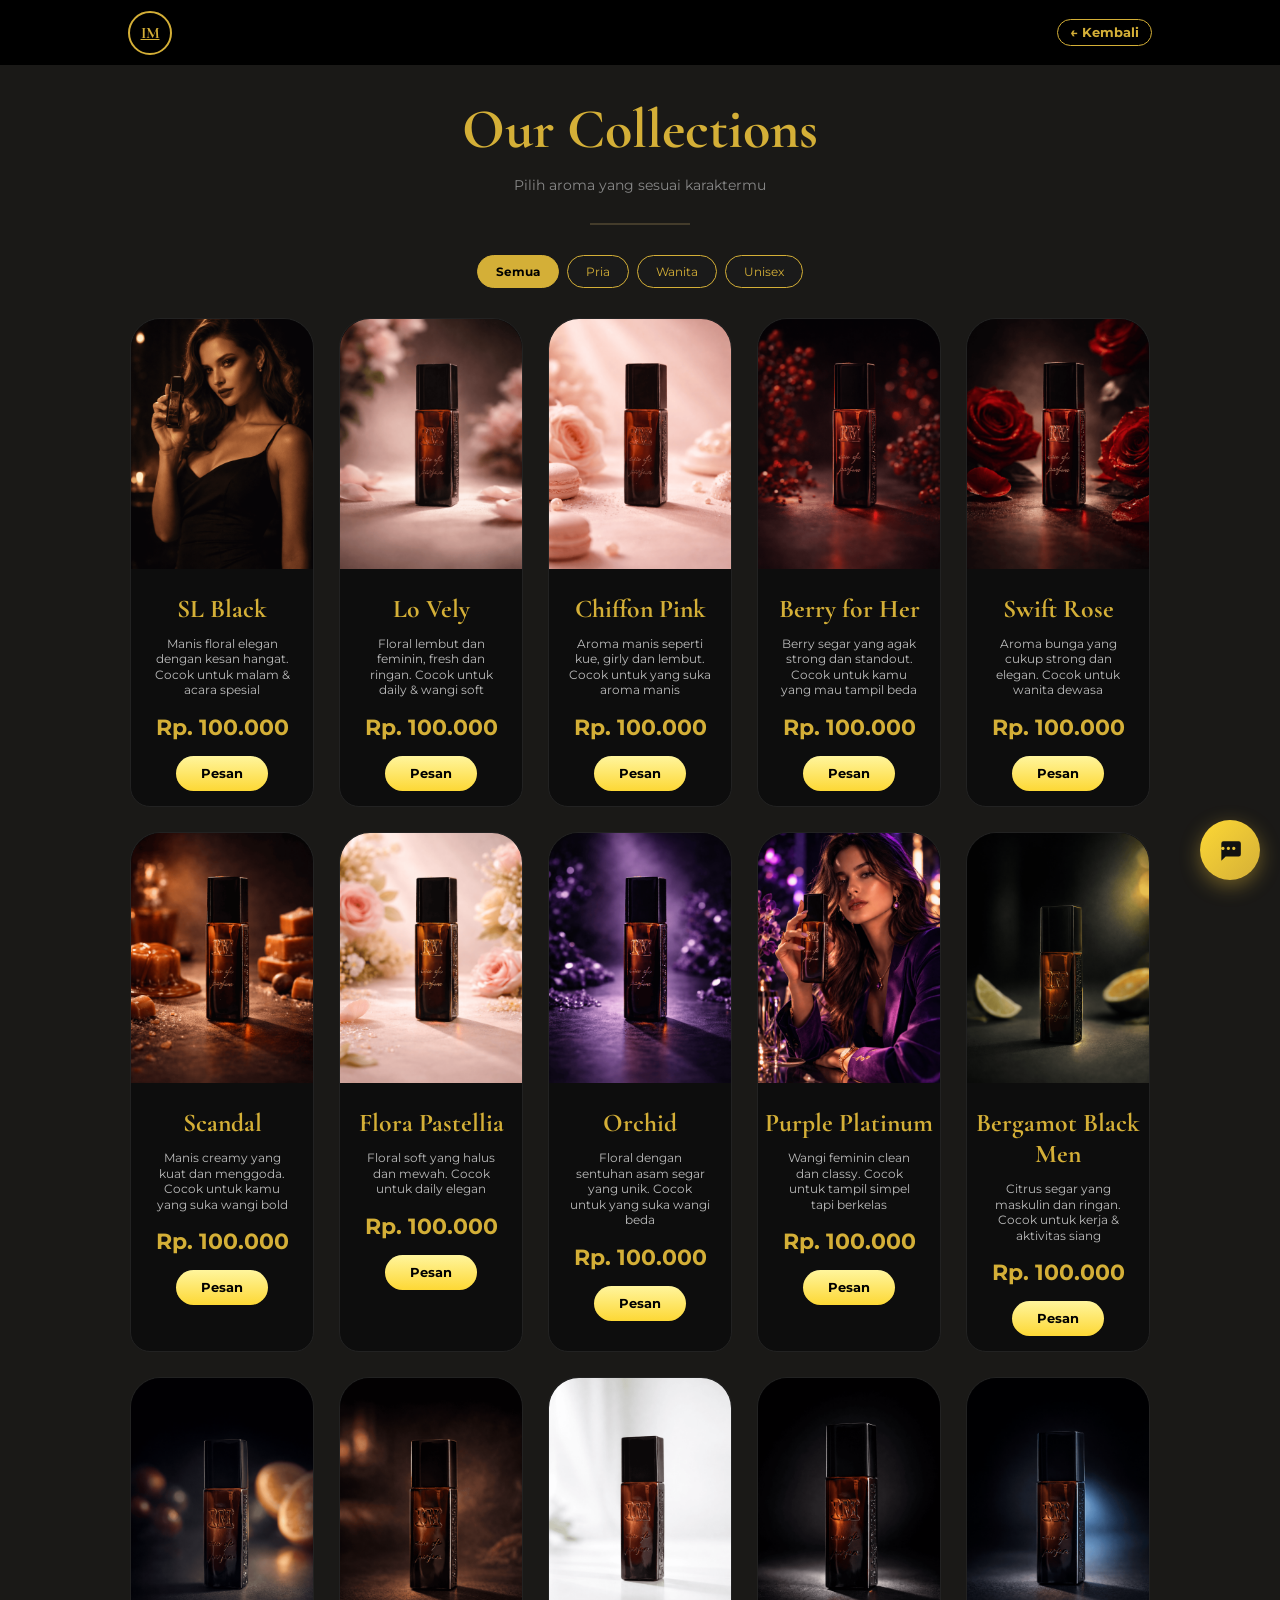
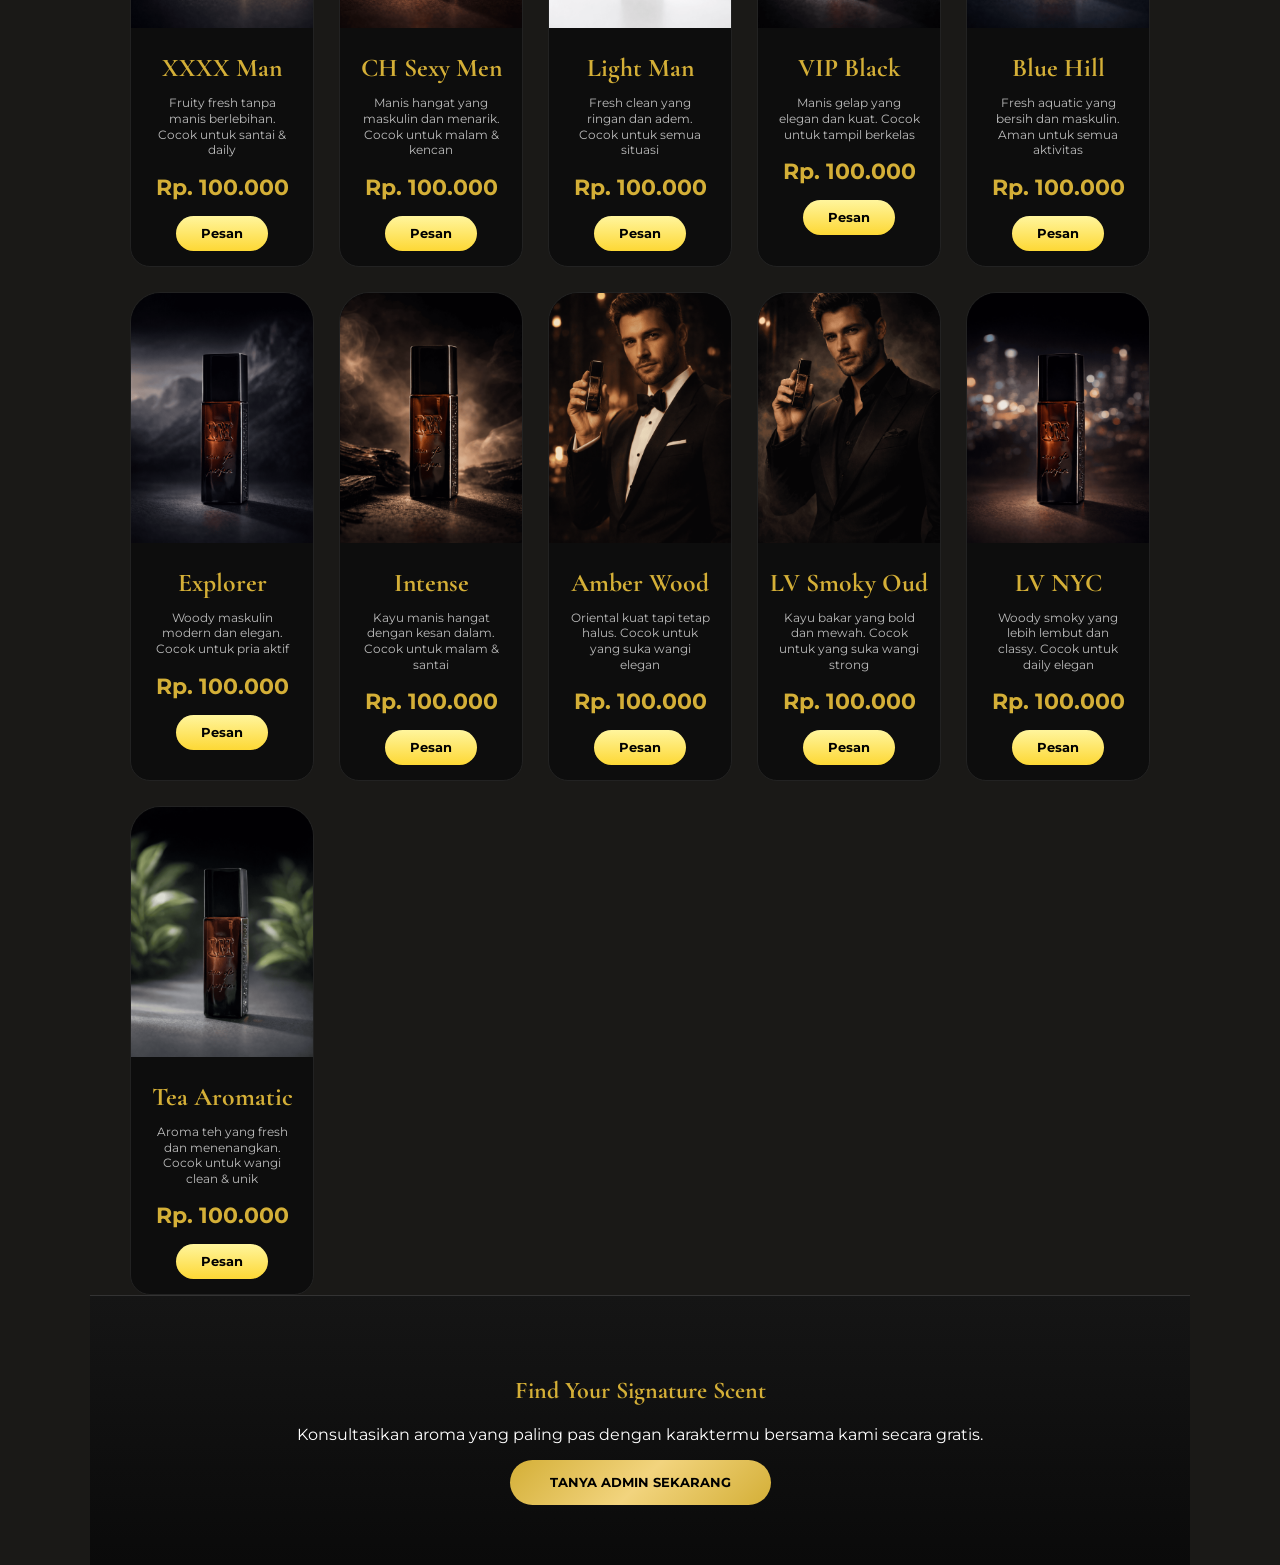
<file: katalog.html>
<!DOCTYPE html>
<html lang="id">
<head>
    <meta charset="UTF-8">
    <meta name="viewport" content="width=device-width, initial-scale=1.0">
    <title>Katalog Lengkap - IM Parfum</title>
    <link href="https://fonts.googleapis.com/css2?family=Cormorant+Garamond:wght@600&family=Montserrat:wght@300;400;600&display=swap" rel="stylesheet">
    <link rel="stylesheet" href="style.css">
    <link rel="stylesheet" href="chatbot.css?v=3">
</head>
<body>

    <nav class="navbar">
        <div class="logo-lingkaran">IM</div>
        <a href="index.html" class="btn-kembali">← Kembali</a>
    </nav>

    <div class="isi-halaman">
        <header>
            <h1 class="gold-text">Our Collections</h1>
            <p class="sub-text">Pilih aroma yang sesuai karaktermu</p>
            <div class="garis-pembatas"></div>
        </header>

        <div class="tab-container">
            <button class="tab-btn active" onclick="filterKatalog('Semua')">Semua</button>
            <button class="tab-btn" onclick="filterKatalog('Pria')">Pria</button>
            <button class="tab-btn" onclick="filterKatalog('Wanita')">Wanita</button>
            <button class="tab-btn" onclick="filterKatalog('Unisex')">Unisex</button>
        </div>

        <section class="grid-lengkap" id="katalog-semua">
            </section>

        <div class="footer-cta">
    <div class="cta-content">
        <h2 class="gold-text">Find Your Signature Scent</h2>
        <p>Konsultasikan aroma yang paling pas dengan karaktermu bersama kami secara gratis.</p>
        <a href="https://wa.me/6287749397910" class="btn-premium-cta">
            <span>Tanya Admin Sekarang</span>
            <i class="icon-wa"></i>
        </a>
    </div>
</div>


    <script src="katalog.js?v=3"></script>
    <script src="chatbot.js?v=5"></script>
    <!-- Cloudflare Web Analytics --><script type='module' src='https://static.cloudflareinsights.com/beacon.min.js' data-cf-beacon='{"token": "57850b002c8c49f09d7d67bf28b394fb"}'></script><!-- End Cloudflare Web Analytics -->
</body>
</html>
</file>
<file: style.css>
/* ============================================================
   1. KODE ASLI (MOBILE FIRST)
   ============================================================ */

/* Reset Dasar */
body {
    background-color: #1a1917;
    color: #ffffff;
    font-family: 'Montserrat', sans-serif;
    margin: 0;
    padding: 0;
    text-align: center;
}

/* Navbar Terkunci di Atas */
.navbar {
    position: fixed;
    top: 0;
    left: 0;
    right: 0;
    height: 65px;
    background-color: #000000;
    display: flex;
    justify-content: space-between;
    align-items: center;
    padding: 0 25px;
    box-sizing: border-box;
    z-index: 9999;
}

.logo-lingkaran {
    width: 40px;
    height: 40px;
    border: 2px solid #d4af37;
    border-radius: 50%;
    color: #d4af37;
    display: flex;
    align-items: center;
    justify-content: center;
    font-weight: bold;
    font-size: 1rem;
    text-decoration: underline;
    font-family: 'Cormorant Garamond', serif;
}

.wa-float img {
    width: 35px;
}

/* Konten di bawah Navbar */
.isi-halaman {
    padding-top: 80px;
}

/* Hero Section */
.gambar-hero {
    width: 85%;
    max-width: 350px;
    border-radius: 4px;
    margin-bottom: 10px;
}

.gold-text {
    color: #d4af37;
    font-family: 'Cormorant Garamond', serif;
}

header h1.gold-text {
    font-size: 2.2rem;
    margin: 15px 0 5px;
}
.harga-utama {
    font-size: 1.1rem;
    font-weight: 300;
    margin: 15px 0;
    color: #ffffff;
}
.harga-utama .gold-text {
    display: block;
    font-size: 3rem;
    font-weight: bold;
    margin-top: 5px;
    color: #d4af37;
}

.sub-text {
    font-size: 0.85rem;
    color: #888;
}

.garis-pembatas {
    width: 100px;
    height: 2px;
    background: #443c2b;
    margin: 30px auto;
}

/* Best Sellers */
.title-section {
    color: #d4af37;
    font-family: 'Cormorant Garamond', serif;
    font-size: 1.8rem;
    display: inline-block;
    border-bottom: 2px solid #d4af37;
    margin-bottom: 40px;
    padding-bottom: 5px;
}

.grid-katalog {
    display: flex;
    overflow-x: auto;
    gap: 20px;
    padding: 0 25px 30px;
    scroll-snap-type: x mandatory;
}

.grid-katalog::-webkit-scrollbar {
    display: none;
}

/* Kartu Produk Kapsul */
.kartu-parfum {
    min-width: 240px;
    background-color: #0d0d0d;
    border-radius: 60px 60px 30px 30px;
    padding-bottom: 25px;
    border: 1px solid #222;
    scroll-snap-align: center;
}

.gambar-produk {
    width: 100%;
    height: 320px;
    object-fit: cover;
    border-radius: 60px 60px 0 0;
}

.nama-produk {
    font-family: 'Cormorant Garamond', serif;
    color: #d4af37;
    font-size: 1.6rem;
    margin: 20px 0 5px;
}

.deskripsi {
    font-size: 0.75rem;
    color: #bbb;
    padding: 0 20px;
    line-height: 1.3;
    min-height: 45px;
}

.harga {
    font-size: 1.4rem;
    color: #d4af37;
    font-weight: bold;
    margin: 15px 0;
}

/* Tombol WhatsApp (Gradasi) */
.btn-wa {
    display: inline-block;
    background: linear-gradient(180deg, #fff59d 0%, #fdd835 100%);
    color: #000;
    text-decoration: none;
    padding: 10px 25px;
    border-radius: 20px;
    font-size: 0.8rem;
    font-weight: bold;
}

/* Tombol Katalog Bawah */
.btn-katalog {
    display: inline-block;
    background: linear-gradient(180deg, #fffde7 0%, #fdd835 100%);
    border: none;
    padding: 15px 50px;
    border-radius: 30px;
    font-weight: bold;
    font-size: 1rem;
    margin-bottom: 50px;
    text-decoration: none;
    color: #000;
    box-shadow: 0 4px 20px rgba(253, 216, 53, 0.3);
    cursor: pointer;
}

/* --- Tambahan Khusus Halaman Katalog --- */
.btn-kembali {
    display: inline-block;
    color: #d4af37;
    text-decoration: none;
    font-weight: bold;
    font-size: 0.8rem;
    border: 1px solid #d4af37;
    padding: 5px 12px;
    border-radius: 15px;
}

.tab-container {
    display: flex;
    justify-content: center;
    gap: 8px;
    margin: 20px 0 30px;
    padding: 0 10px;
    flex-wrap: wrap;
}

.tab-btn {
    background: #1a1a1a;
    border: 1px solid #d4af37;
    color: #d4af37;
    padding: 8px 18px;
    border-radius: 20px;
    font-size: 0.75rem;
    cursor: pointer;
    transition: 0.3s;
    font-family: 'Montserrat', sans-serif;
}

.tab-btn.active {
    background: #d4af37;
    color: #000;
    font-weight: bold;
}

.grid-lengkap {
    display: grid;
    grid-template-columns: 1fr 1fr;
    gap: 15px;
    padding: 0 15px;
}

.grid-lengkap .kartu-parfum {
    min-width: unset;
    border-radius: 30px 30px 20px 20px;
    padding-bottom: 15px;
}

.grid-lengkap .gambar-produk {
    height: 180px;
    border-radius: 30px 30px 0 0;
}

/* Footer & CTA */
.footer-cta {
    margin-top: 80px;
    padding: 60px 20px;
    background: linear-gradient(to top, #0a0a0a, #151515);
    border-top: 1px solid #333;
}

.btn-premium-cta {
    display: inline-block;
    background: linear-gradient(135deg, #d4af37 0%, #f2d47e 50%, #d4af37 100%);
    color: #000;
    text-decoration: none;
    padding: 15px 40px;
    font-weight: bold;
    border-radius: 50px;
    text-transform: uppercase;
    font-size: 0.8rem;
}

/* ============================================================
   2. KODE RESPONSIVE (DISATUKAN UNTUK DESKTOP & TABLET)
   ============================================================ */

@media screen and (min-width: 768px) {
    /* Merapikan Lebar Konten Utama */
    .isi-halaman, .footer-cta, .footer-katalog {
        max-width: 1100px;
        margin: 0 auto;
    }

    .navbar {
        padding: 0 10%;
    }

    /* Hero Section Desktop */
    .gambar-hero {
        max-width: 450px;
        width: 50%;
    }
    header h1.gold-text {
        font-size: 3.5rem;
    }

    /* BEST SELLERS: DIKETENGAHKAN */
    .grid-katalog {
        display: grid !important; 
        grid-template-columns: repeat(auto-fit, 280px); /* Ukuran kartu tetap */
        justify-content: center; /* MEMBUAT KARTU KE TENGAH */
        gap: 30px;
        overflow-x: visible;
        padding: 40px 20px;
    }

    .kartu-parfum {
        min-width: unset;
    }

    /* TOMBOL LIHAT KATALOG: Rapi & Berjarak */
    .btn-katalog {
        margin-top: 60px;    
        margin-bottom: 120px; 
        padding: 18px 70px;
        transition: 0.3s;
    }
    .btn-katalog:hover {
        transform: translateY(-5px);
        box-shadow: 0 8px 25px rgba(253, 216, 53, 0.5);
    }

    /* KATALOG LENGKAP: 4 Kolom di Tablet/Laptop */
    .grid-lengkap {
        grid-template-columns: repeat(4, 1fr);
        gap: 25px;
        padding: 0 40px;
    }
    .grid-lengkap .gambar-produk {
        height: 250px;
    }
}

/* Monitor Desktop Sangat Lebar */
@media screen and (min-width: 1200px) {
    .grid-lengkap {
        grid-template-columns: repeat(5, 1fr);
    }
   }
/* Hero Section */
.gambar-hero {
    width: 85%;
    max-width: 350px;
    border-radius: 4px;
    margin-bottom: 10px;
}

.gold-text {
    color: #d4af37;
    font-family: 'Cormorant Garamond', serif;
}

header h1.gold-text {
    font-size: 2.2rem;
    margin: 15px 0 5px;
}
.harga-utama {
    font-size: 1.1rem;
    font-weight: 300;
    margin: 15px 0;
    color: #ffffff;
}
.harga-utama .gold-text {
    display: block;
    font-size: 3rem;
    font-weight: bold;
    margin-top: 5px;
    color: #d4af37;
}

.sub-text {
    font-size: 0.85rem;
    color: #888;
}

.garis-pembatas {
    width: 100px;
    height: 2px;
    background: #443c2b;
    margin: 30px auto;
}

/* Best Sellers */
.title-section {
    color: #d4af37;
    font-family: 'Cormorant Garamond', serif;
    font-size: 1.8rem;
    display: inline-block;
    border-bottom: 2px solid #d4af37;
    margin-bottom: 40px;
    padding-bottom: 5px;
}

.grid-katalog {
    display: flex;
    overflow-x: auto;
    gap: 20px;
    padding: 0 25px 30px;
    scroll-snap-type: x mandatory;
}

.grid-katalog::-webkit-scrollbar {
    display: none;
}

/* Kartu Produk Kapsul */
.kartu-parfum {
    min-width: 240px;
    background-color: #0d0d0d;
    border-radius: 60px 60px 30px 30px;
    padding-bottom: 25px;
    border: 1px solid #222;
    scroll-snap-align: center;
}

.gambar-produk {
    width: 100%;
    height: 320px;
    object-fit: cover;
    border-radius: 60px 60px 0 0;
}

.nama-produk {
    font-family: 'Cormorant Garamond', serif;
    color: #d4af37;
    font-size: 1.6rem;
    margin: 20px 0 5px;
}

.deskripsi {
    font-size: 0.75rem;
    color: #bbb;
    padding: 0 20px;
    line-height: 1.3;
    min-height: 45px;
}

.harga {
    font-size: 1.4rem;
    color: #d4af37;
    font-weight: bold;
    margin: 15px 0;
}

/* Tombol WhatsApp (Gradasi) */
.btn-wa {
    display: inline-block;
    background: linear-gradient(180deg, #fff59d 0%, #fdd835 100%);
    color: #000;
    text-decoration: none;
    padding: 10px 25px;
    border-radius: 20px;
    font-size: 0.8rem;
    font-weight: bold;
}

/* Tombol Katalog Bawah */
.btn-katalog {
    display: inline-block;
    background: linear-gradient(180deg, #fffde7 0%, #fdd835 100%);
    border: none;
    padding: 15px 50px;
    border-radius: 30px;
    font-weight: bold;
    font-size: 1rem;
    margin-bottom: 50px;
    text-decoration: none;
    color: #000;
    box-shadow: 0 4px 20px rgba(253, 216, 53, 0.3);
    cursor: pointer;
}

/* --- Tambahan Khusus Halaman Katalog --- */
.btn-kembali {
    display: inline-block;
    color: #d4af37;
    text-decoration: none;
    font-weight: bold;
    font-size: 0.8rem;
    border: 1px solid #d4af37;
    padding: 5px 12px;
    border-radius: 15px;
}

.tab-container {
    display: flex;
    justify-content: center;
    gap: 8px;
    margin: 20px 0 30px;
    padding: 0 10px;
    flex-wrap: wrap;
}

.tab-btn {
    background: #1a1a1a;
    border: 1px solid #d4af37;
    color: #d4af37;
    padding: 8px 18px;
    border-radius: 20px;
    font-size: 0.75rem;
    cursor: pointer;
    transition: 0.3s;
    font-family: 'Montserrat', sans-serif;
}

.tab-btn.active {
    background: #d4af37;
    color: #000;
    font-weight: bold;
}

.grid-lengkap {
    display: grid;
    grid-template-columns: 1fr 1fr;
    gap: 15px;
    padding: 0 15px;
}

.grid-lengkap .kartu-parfum {
    min-width: unset;
    border-radius: 30px 30px 20px 20px;
    padding-bottom: 15px;
}

.grid-lengkap .gambar-produk {
    height: 180px;
    border-radius: 30px 30px 0 0;
}

/* Footer & CTA */
.footer-cta {
    margin-top: 80px;
    padding: 60px 20px;
    background: linear-gradient(to top, #0a0a0a, #151515);
    border-top: 1px solid #333;
}

.btn-premium-cta {
    display: inline-block;
    background: linear-gradient(135deg, #d4af37 0%, #f2d47e 50%, #d4af37 100%);
    color: #000;
    text-decoration: none;
    padding: 15px 40px;
    font-weight: bold;
    border-radius: 50px;
    text-transform: uppercase;
    font-size: 0.8rem;
}

/* ============================================================
   2. KODE RESPONSIVE (DISATUKAN UNTUK DESKTOP & TABLET)
   ============================================================ */

@media screen and (min-width: 768px) {
    /* Merapikan Lebar Konten Utama */
    .isi-halaman, .footer-cta, .footer-katalog {
        max-width: 1100px;
        margin: 0 auto;
    }

    .navbar {
        padding: 0 10%;
    }

    /* Hero Section Desktop */
    .gambar-hero {
        max-width: 450px;
        width: 50%;
    }
    header h1.gold-text {
        font-size: 3.5rem;
    }

    /* BEST SELLERS: DIKETENGAHKAN */
    .grid-katalog {
        display: grid !important; 
        grid-template-columns: repeat(auto-fit, 280px); /* Ukuran kartu tetap */
        justify-content: center; /* MEMBUAT KARTU KE TENGAH */
        gap: 30px;
        overflow-x: visible;
        padding: 40px 20px;
    }

    .kartu-parfum {
        min-width: unset;
    }

    /* TOMBOL LIHAT KATALOG: Rapi & Berjarak */
    .btn-katalog {
        margin-top: 60px;    
        margin-bottom: 120px; 
        padding: 18px 70px;
        transition: 0.3s;
    }
    .btn-katalog:hover {
        transform: translateY(-5px);
        box-shadow: 0 8px 25px rgba(253, 216, 53, 0.5);
    }

    /* KATALOG LENGKAP: 4 Kolom di Tablet/Laptop */
    .grid-lengkap {
        grid-template-columns: repeat(4, 1fr);
        gap: 25px;
        padding: 0 40px;
    }
    .grid-lengkap .gambar-produk {
        height: 250px;
    }

   #chat-container {
    position: fixed; bottom: 20px; right: 20px; width: 300px;
    background: white; border: 1px solid #ccc; border-radius: 10px;
    box-shadow: 0 5px 15px rgba(0,0,0,0.2); z-index: 1000; font-family: sans-serif;
}
#chat-window { height: 300px; overflow-y: auto; padding: 10px; border-bottom: 1px solid #eee; }
#chat-input-area { display: flex; padding: 10px; }
#chat-input { flex: 1; padding: 5px; border: 1px solid #ddd; border-radius: 5px; }
#send-btn { margin-left: 5px; padding: 5px 10px; background: #e91e63; color: white; border: none; cursor: pointer; border-radius: 5px; }
.bot-msg { color: #e91e63; margin-bottom: 10px; }
.user-msg { color: #333; text-align: right; margin-bottom: 10px; }
}

/* Monitor Desktop Sangat Lebar */
@media screen and (min-width: 1200px) {
    .grid-lengkap {
        grid-template-columns: repeat(5, 1fr);
    }
}
</file>
<file: chatbot.css>
/* ===== Chatbot Konsultasi Aroma - IM Parfum ===== */
#imc-root { --gold: #d4af37; --gold2: #fdd835; --bg: #111110; --card: #1f1e1b; --line: #3a372f; font-family: 'Montserrat', sans-serif; text-align: left; }
#imc-root * { box-sizing: border-box; }

#imc-fab {
  position: fixed; right: 20px; bottom: 20px; z-index: 10000;
  width: 60px; height: 60px; border-radius: 50%; border: none; cursor: pointer;
  background: linear-gradient(135deg, var(--gold2), var(--gold)); color: #111;
  box-shadow: 0 6px 20px rgba(212, 175, 55, .45); display: grid; place-items: center;
  transition: transform .2s;
}
#imc-fab:hover { transform: scale(1.06); }
#imc-root.imc-open #imc-fab { display: none; }

#imc-tip {
  position: fixed; right: 90px; bottom: 32px; z-index: 10000; cursor: pointer;
  background: #fff; color: #111; font-size: 13px; font-weight: 600; padding: 9px 14px; border-radius: 18px;
  box-shadow: 0 4px 14px rgba(0,0,0,.35); opacity: 0; transform: translateX(8px); pointer-events: none; transition: .3s;
}
#imc-tip.imc-show { opacity: 1; transform: none; pointer-events: auto; }

#imc-panel {
  position: fixed; right: 20px; bottom: 20px; z-index: 10001;
  width: 370px; height: min(600px, calc(100vh - 100px));
  background: var(--bg); border: 1px solid var(--line); border-radius: 18px; overflow: hidden;
  box-shadow: 0 18px 50px rgba(0,0,0,.6); display: flex; flex-direction: column;
  animation: imc-in .25s ease-out;
}
#imc-panel[hidden] { display: none; }
@keyframes imc-in { from { opacity: 0; transform: translateY(14px); } to { opacity: 1; transform: none; } }

#imc-head { display: flex; align-items: center; gap: 10px; padding: 12px 14px; background: #000; border-bottom: 1px solid var(--line); }
.imc-logo { width: 38px; height: 38px; flex: none; border: 2px solid var(--gold); border-radius: 50%; color: var(--gold); display: grid; place-items: center; font-family: 'Cormorant Garamond', serif; font-weight: 700; }
.imc-title { flex: 1; display: flex; flex-direction: column; line-height: 1.25; }
.imc-title strong { color: var(--gold); font-family: 'Cormorant Garamond', serif; font-size: 19px; }
.imc-title span { color: #9a968c; font-size: 11px; }
#imc-head button { background: none; border: none; color: #cfcab9; font-size: 22px; cursor: pointer; width: 32px; height: 32px; border-radius: 50%; }
#imc-head button:hover { background: #222; color: #fff; }

#imc-body { flex: 1; overflow-y: auto; padding: 14px; display: flex; flex-direction: column; gap: 10px; }
.imc-msg { max-width: 86%; padding: 10px 13px; border-radius: 14px; font-size: 13.5px; line-height: 1.5; word-wrap: break-word; }
.imc-bot { align-self: flex-start; background: var(--card); color: #eee; border-bottom-left-radius: 4px; }
.imc-user { align-self: flex-end; background: var(--gold); color: #111; font-weight: 600; border-bottom-right-radius: 4px; }
.imc-bot b { color: var(--gold2); }
.imc-typing { display: flex; gap: 4px; padding: 13px 15px; }
.imc-typing span { width: 7px; height: 7px; border-radius: 50%; background: #8a8577; animation: imc-dot 1s infinite; }
.imc-typing span:nth-child(2) { animation-delay: .15s; } .imc-typing span:nth-child(3) { animation-delay: .3s; }
@keyframes imc-dot { 0%, 80%, 100% { opacity: .3; } 40% { opacity: 1; } }

.imc-card { display: flex; gap: 10px; background: #000; border: 1px solid var(--line); border-radius: 12px; padding: 8px; margin: 4px 0; }
.imc-card img { width: 64px; height: 80px; object-fit: cover; border-radius: 8px; flex: none; }
.imc-card-info { display: flex; flex-direction: column; gap: 3px; min-width: 0; }
.imc-card-info strong { color: var(--gold); font-family: 'Cormorant Garamond', serif; font-size: 17px; }
.imc-card-info small { color: #b5b0a4; font-size: 11.5px; line-height: 1.35; }
.imc-price { color: #fff; font-weight: 700; font-size: 13px; }
.imc-card-info a, .imc-btn {
  display: inline-block; margin-top: 3px; padding: 6px 12px; border-radius: 16px; width: fit-content;
  background: linear-gradient(135deg, var(--gold2), var(--gold)); color: #111 !important; text-decoration: none; font-weight: 700; font-size: 12px;
}
.imc-btn { margin-top: 8px; padding: 8px 14px; }

#imc-chips { display: flex; flex-wrap: wrap; gap: 6px; padding: 0 14px 10px; }
#imc-chips:empty { display: none; }
#imc-chips button {
  background: transparent; border: 1px solid var(--gold); color: var(--gold); border-radius: 16px;
  padding: 7px 12px; font-size: 12.5px; font-family: inherit; cursor: pointer; transition: .15s;
}
#imc-chips button:hover { background: var(--gold); color: #111; }

#imc-form { display: flex; gap: 8px; padding: 10px 12px; border-top: 1px solid var(--line); background: #000; }
#imc-input { flex: 1; min-width: 0; background: #1c1b18; border: 1px solid var(--line); color: #fff; border-radius: 20px; padding: 10px 14px; font-size: 16px; font-family: inherit; outline: none; }
#imc-input:focus { border-color: var(--gold); }
#imc-form button { width: 42px; height: 42px; flex: none; border-radius: 50%; border: none; cursor: pointer; background: var(--gold); color: #111; font-size: 16px; }

@media (max-width: 480px) {
  #imc-panel { right: 0; bottom: 0; width: 100%; height: 100%; height: 100dvh; border-radius: 0; border: none; }
  #imc-fab { right: 16px; bottom: 16px; }
  #imc-tip { right: 84px; bottom: 28px; font-size: 12px; }
}
</file>
